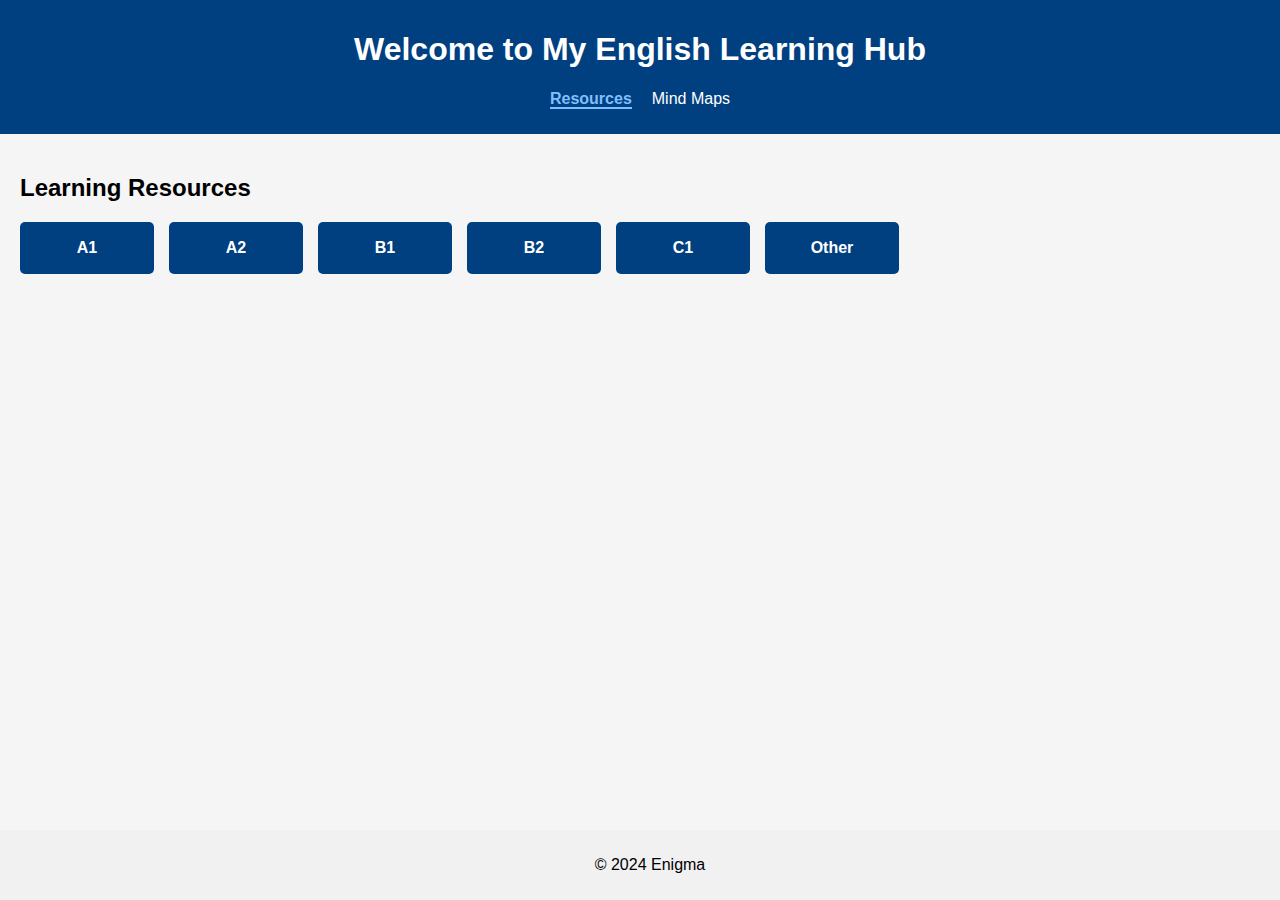
<file: index.html>
<!DOCTYPE html>
<html lang="en">
  <head>
    <script src="https://d3js.org/d3.v7.min.js"></script>

    <meta charset="UTF-8" />
    <meta name="viewport" content="width=device-width, initial-scale=1.0" />
    <title>English Learning Resource</title>
    <link rel="stylesheet" href="./style.css" />
  </head>
  <body>
    <header>
      <h1>Welcome to My English Learning Hub</h1>
      <nav>
        <ul>
          <li><a href="#" data-target="resources">Resources</a></li>
          <li><a href="#" data-target="mind-maps">Mind Maps</a></li>
        </ul>
      </nav>
    </header>

    <main>
      <!-- Resources -->
      <section id="resources">
        <h2>Learning Resources</h2>
        <div class="resource-tiles">
          <div class="tile" data-level="A1">A1</div>
          <div class="tile" data-level="A2">A2</div>
          <div class="tile" data-level="B1">B1</div>
          <div class="tile" data-level="B2">B2</div>
          <div class="tile" data-level="C1">C1</div>
          <div class="tile" data-level="other">Other</div>
        </div>
        <!-- Dropdown Lists -->
        <div class="dropdown-container">
          <!-- A1 Grammar Topics -->
          <div class="dropdown" id="A1">
            <h3>A1 Grammar Topics</h3>
            <ul>
              <li>Present Simple</li>
              <li>Past Simple</li>
              <li>Basic Vocabulary</li>
            </ul>
          </div>
          <!-- A2 Grammar Topics -->
          <div class="dropdown" id="A2">
            <h3>A2 Grammar Topics</h3>
            <ul>
              <li>
                <a href="articles/present-continuous.html" target="_self"
                  >Present Continuous</a
                >
              </li>
              <li>Future Simple</li>
              <li>Modals</li>
            </ul>
          </div>
          <!-- B1 Grammar Topics -->
          <div class="dropdown" id="B1">
            <h3>B1 Grammar Topics</h3>
            <ul>
              <li>Conditionals (Type 1)</li>
              <li>Passive Voice</li>
            </ul>
          </div>
          <!-- B2 Grammar Topics -->
          <div class="dropdown" id="B2">
            <h3>B2 Grammar Topics</h3>
            <ul>
              <li>
                <a href="./articles/2-and-3-conditionals.html" target="_self"
                  >Як зрозуміти 2 та 3 conditionals</a
                >
              </li>
              <li>
                <a
                  href="./articles/Would-rather-&-Had-better/would-rather-and-had-better.html"
                  >Would rather and Had better</a
                >
              </li>
              <li>Advanced Phrasal Verbs</li>
            </ul>
          </div>
          <!-- C1 Grammar Topics -->
          <div class="dropdown" id="C1">
            <h3>C1 Grammar Topics</h3>
            <ul>
              <li>Subjunctive Mood</li>
              <li>Advanced Conditionals</li>
              <li>Formal Writing</li>
            </ul>
          </div>
          <!-- Other Topics -->
          <div class="dropdown" id="other">
            <h3>Other Grammar Topics</h3>
            <ul>
              <li>
                <a
                  href="./articles/Interactive-table/interactive-table.html"
                  target="_self"
                  >Інтерактивна таблиця</a
                >
              </li>
            </ul>
          </div>
        </div>
      </section>

      <!-- Mind Maps -->
      <section id="mind-maps">
        <h2>Mind Maps</h2>
        <p>Mind mapping tool coming soon...</p>
      </section>
    </main>

    <footer>
      <p>&copy; 2024 Enigma</p>
    </footer>

    <script src="./script.js"></script>
  </body>
</html>
</file>
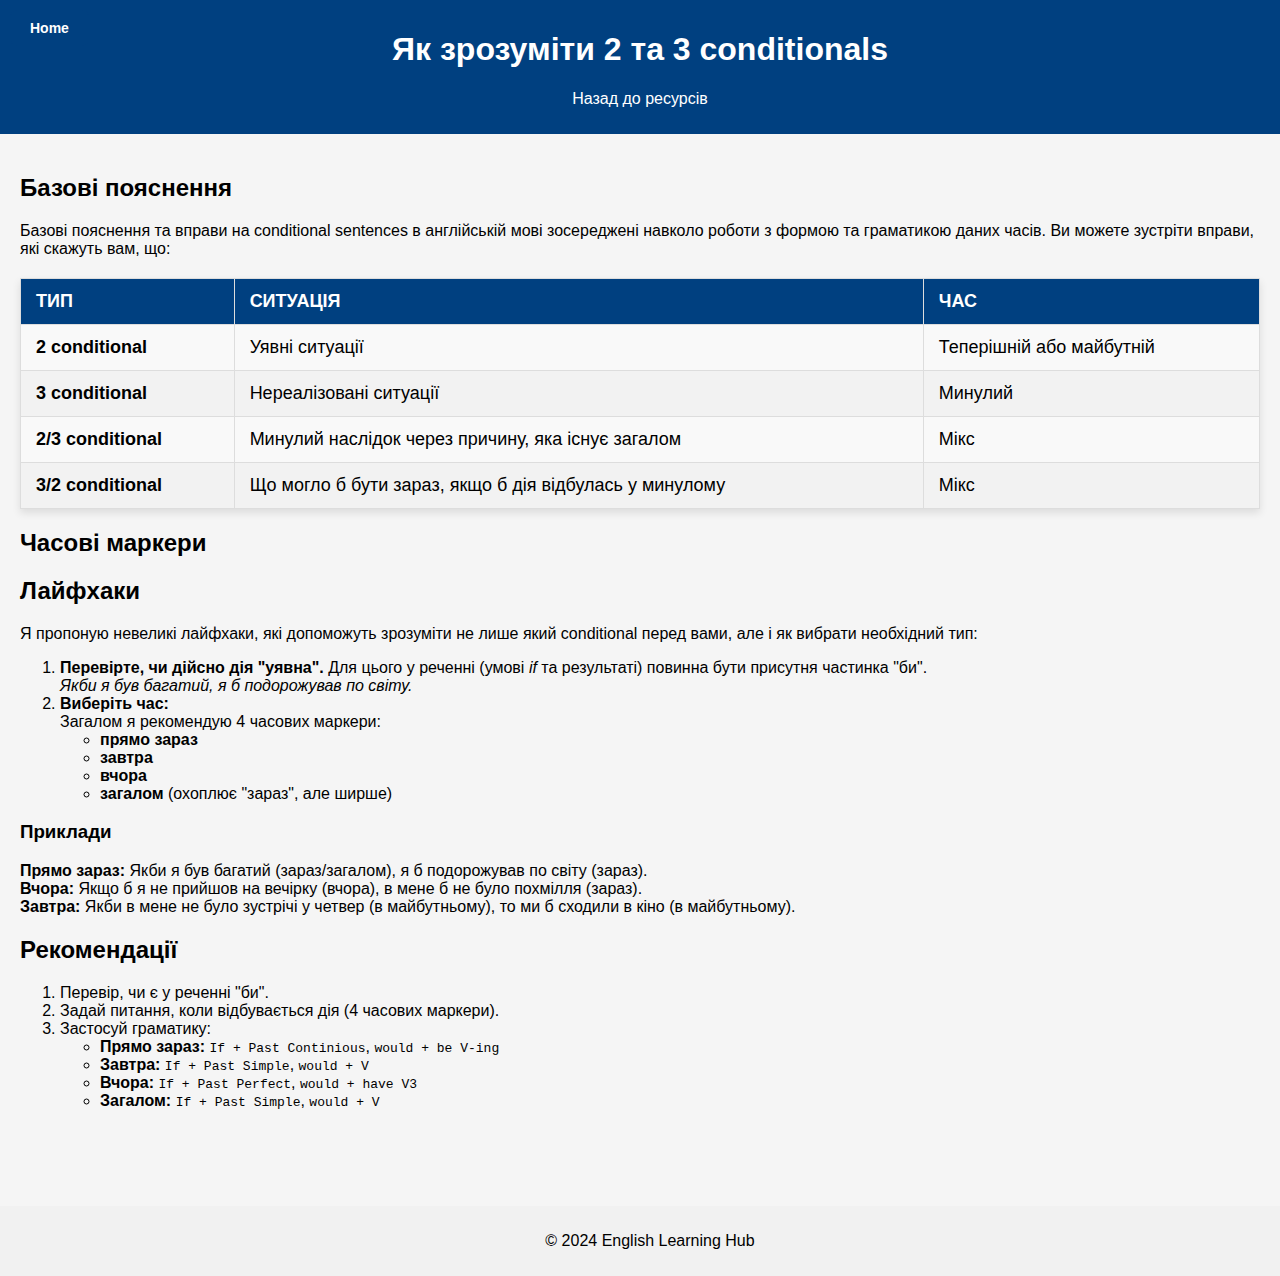
<file: articles/2-and-3-conditionals.html>
<!DOCTYPE html>
<html lang="uk">
  <head>
    <meta charset="UTF-8" />
    <meta name="viewport" content="width=device-width, initial-scale=1.0" />
    <title>Як зрозуміти 2 та 3 conditionals</title>
    <link rel="stylesheet" href="../style.css" />
    <script src="https://d3js.org/d3.v7.min.js"></script>
  </head>
  <body>
    <!-- Button Home -->
    <a href="../index.html" class="home-button">Home</a>

    <header>
      <h1>Як зрозуміти 2 та 3 conditionals</h1>
      <nav>
        <ul>
          <li>
            <a href="../index.html" data-target="resources"
              >Назад до ресурсів</a
            >
          </li>
        </ul>
      </nav>
    </header>
    <main>
      <article>
        <h2>Базові пояснення</h2>
        <p>
          Базові пояснення та вправи на conditional sentences в англійській мові
          зосереджені навколо роботи з формою та граматикою даних часів. Ви
          можете зустріти вправи, які скажуть вам, що:
        </p>
        <table>
          <thead>
            <tr>
              <th>Тип</th>
              <th>Ситуація</th>
              <th>Час</th>
            </tr>
          </thead>
          <tbody>
            <tr>
              <td><strong>2 conditional</strong></td>
              <td>Уявні ситуації</td>
              <td>Теперішній або майбутній</td>
            </tr>
            <tr>
              <td><strong>3 conditional</strong></td>
              <td>Нереалізовані ситуації</td>
              <td>Минулий</td>
            </tr>
            <tr>
              <td><strong>2/3 conditional</strong></td>
              <td>Минулий наслідок через причину, яка існує загалом</td>
              <td>Мікс</td>
            </tr>
            <tr>
              <td><strong>3/2 conditional</strong></td>
              <td>Що могло б бути зараз, якщо б дія відбулась у минулому</td>
              <td>Мікс</td>
            </tr>
          </tbody>
        </table>

        <h2>Часові маркери</h2>
        <div id="timeline"></div>
        <script src="../timeline.js"></script>

        <h2>Лайфхаки</h2>
        <p>
          Я пропоную невеликі лайфхаки, які допоможуть зрозуміти не лише який
          conditional перед вами, але і як вибрати необхідний тип:
        </p>
        <ol>
          <li>
            <strong>Перевірте, чи дійсно дія "уявна".</strong> Для цього у
            реченні (умові <em>if</em> та результаті) повинна бути присутня
            частинка "би".<br />
            <em>Якби я був багатий, я б подорожував по світу.</em>
          </li>
          <li>
            <strong>Виберіть час:</strong><br />
            Загалом я рекомендую 4 часових маркери:
            <ul>
              <li><strong>прямо зараз</strong></li>
              <li><strong>завтра</strong></li>
              <li><strong>вчора</strong></li>
              <li><strong>загалом</strong> (охоплює "зараз", але ширше)</li>
            </ul>
          </li>
        </ol>
        <h3>Приклади</h3>
        <p>
          <strong>Прямо зараз:</strong> Якби я був багатий (зараз/загалом), я б
          подорожував по світу (зараз).<br />
          <strong>Вчора:</strong> Якщо б я не прийшов на вечірку (вчора), в мене
          б не було похмілля (зараз).<br />
          <strong>Завтра:</strong> Якби в мене не було зустрічі у четвер (в
          майбутньому), то ми б сходили в кіно (в майбутньому).
        </p>
        <h2>Рекомендації</h2>
        <ol>
          <li>Перевір, чи є у реченні "би".</li>
          <li>Задай питання, коли відбувається дія (4 часових маркери).</li>
          <li>
            Застосуй граматику:
            <ul>
              <li>
                <strong>Прямо зараз:</strong> <code>If + Past Continious</code>,
                <code>would + be V-ing</code>
              </li>
              <li>
                <strong>Завтра:</strong> <code>If + Past Simple</code>,
                <code>would + V</code>
              </li>
              <li>
                <strong>Вчора:</strong> <code>If + Past Perfect</code>,
                <code>would + have V3</code>
              </li>
              <li>
                <strong>Загалом:</strong> <code>If + Past Simple</code>,
                <code>would + V</code>
              </li>
            </ul>
          </li>
        </ol>
      </article>
    </main>
    <footer>
      <p>&copy; 2024 English Learning Hub</p>
    </footer>
  </body>
</html>
</file>
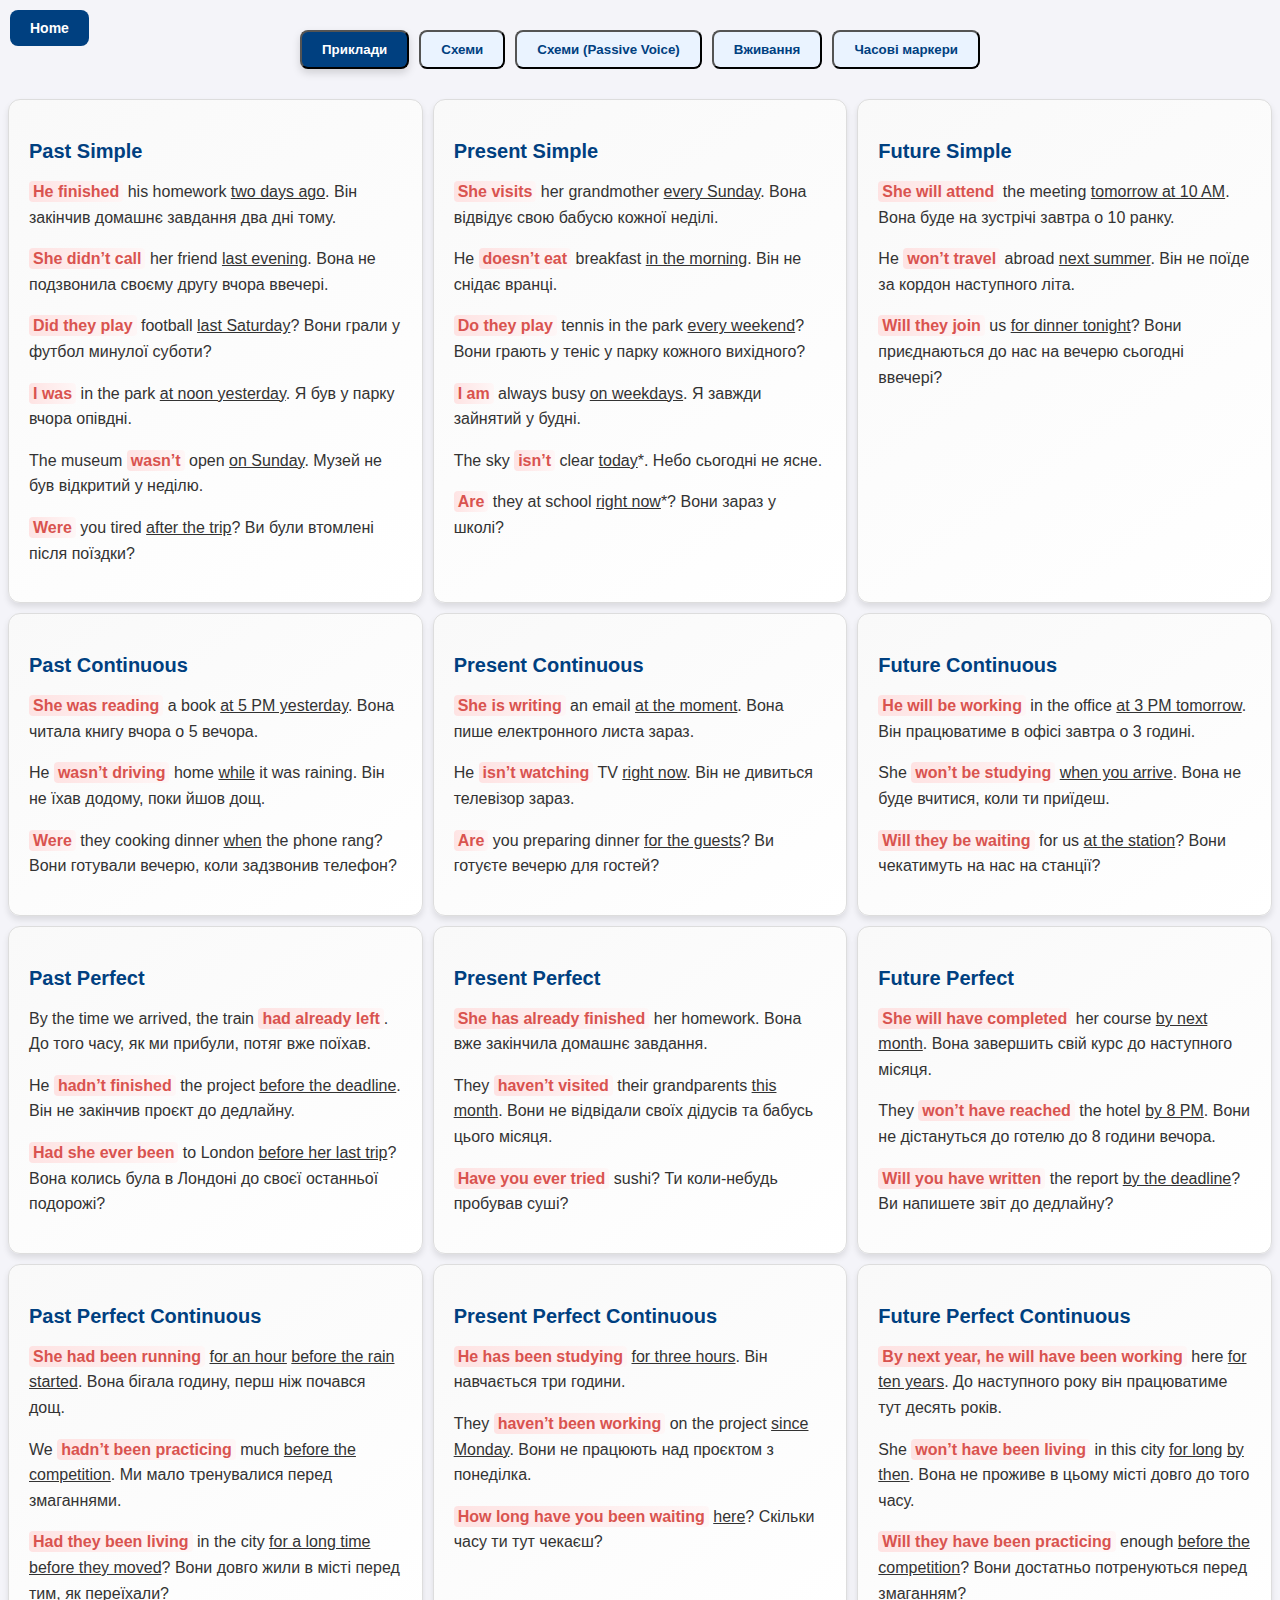
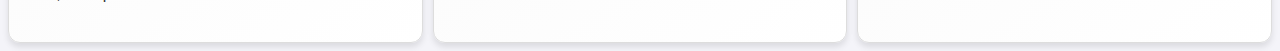
<file: articles/Interactive-table/interactive-table.html>
<!DOCTYPE html>
<html lang="uk">
  <head>
    <meta charset="UTF-8" />
    <meta name="viewport" content="width=device-width, initial-scale=1.0" />
    <title>Interactive Table</title>
    <link rel="stylesheet" href="./interactive-table.css" />
  </head>
  <body>
    <!-- Button Home -->
    <a href="../../index.html" class="home-button">Home</a>

    <!-- Nav Tabs -->
    <div class="tab-container">
      <button class="tab active" data-target="examples">Приклади</button>
      <button class="tab" data-target="schemes">Схеми</button>
      <button class="tab" data-target="passive-voice">
        Схеми (Passive Voice)
      </button>
      <button class="tab" data-target="usage">Вживання</button>
      <button class="tab" data-target="time-markers">Часові маркери</button>
    </div>
    <!-- Examples -->
    <div id="examples" class="content active">
      <div class="table-container">
        <!-- Simple Tenses -->
        <div class="table-section">
          <h3>Past Simple</h3>
          <p>
            <span class="highlight">He finished</span> his homework
            <u>two days ago</u>. Він закінчив домашнє завдання два дні тому.
          </p>
          <p>
            <span class="highlight">She didn’t call</span> her friend
            <u>last evening</u>. Вона не подзвонила своєму другу вчора ввечері.
          </p>
          <p>
            <span class="highlight">Did they play</span> football
            <u>last Saturday</u>? Вони грали у футбол минулої суботи?
          </p>
          <p>
            <span class="highlight">I was</span> in the park
            <u>at noon yesterday</u>. Я був у парку вчора опівдні.
          </p>
          <p>
            The museum <span class="highlight">wasn’t</span> open
            <u>on Sunday</u>. Музей не був відкритий у неділю.
          </p>
          <p>
            <span class="highlight">Were</span> you tired <u>after the trip</u>?
            Ви були втомлені після поїздки?
          </p>
        </div>
        <div class="table-section">
          <h3>Present Simple</h3>
          <p>
            <span class="highlight">She visits</span> her grandmother
            <u>every Sunday</u>. Вона відвідує свою бабусю кожної неділі.
          </p>
          <p>
            He <span class="highlight">doesn’t eat</span> breakfast
            <u>in the morning</u>. Він не снідає вранці.
          </p>
          <p>
            <span class="highlight">Do they play</span> tennis in the park
            <u>every weekend</u>? Вони грають у теніс у парку кожного вихідного?
          </p>
          <p>
            <span class="highlight">I am</span> always busy <u>on weekdays</u>.
            Я завжди зайнятий у будні.
          </p>
          <p>
            The sky <span class="highlight">isn’t</span> clear <u>today</u>*.
            Небо сьогодні не ясне.
          </p>
          <p>
            <span class="highlight">Are</span> they at school <u>right now</u>*?
            Вони зараз у школі?
          </p>
        </div>
        <div class="table-section">
          <h3>Future Simple</h3>
          <p>
            <span class="highlight">She will attend</span> the meeting
            <u>tomorrow at 10 AM</u>. Вона буде на зустрічі завтра о 10 ранку.
          </p>
          <p>
            He <span class="highlight">won’t travel</span> abroad
            <u>next summer</u>. Він не поїде за кордон наступного літа.
          </p>
          <p>
            <span class="highlight">Will they join</span> us
            <u>for dinner tonight</u>? Вони приєднаються до нас на вечерю
            сьогодні ввечері?
          </p>
        </div>

        <!-- Continuous Tenses -->
        <div class="table-section">
          <h3>Past Continuous</h3>
          <p>
            <span class="highlight">She was reading</span> a book
            <u>at 5 PM yesterday</u>. Вона читала книгу вчора о 5 вечора.
          </p>
          <p>
            He <span class="highlight">wasn’t driving</span> home
            <u>while</u> it was raining. Він не їхав додому, поки йшов дощ.
          </p>
          <p>
            <span class="highlight">Were</span> they cooking dinner
            <u>when</u> the phone rang? Вони готували вечерю, коли задзвонив
            телефон?
          </p>
        </div>
        <div class="table-section">
          <h3>Present Continuous</h3>
          <p>
            <span class="highlight">She is writing</span> an email
            <u>at the moment</u>. Вона пише електронного листа зараз.
          </p>
          <p>
            He <span class="highlight">isn’t watching</span> TV
            <u>right now</u>. Він не дивиться телевізор зараз.
          </p>
          <p>
            <span class="highlight">Are</span> you preparing dinner
            <u>for the guests</u>? Ви готуєте вечерю для гостей?
          </p>
        </div>
        <div class="table-section">
          <h3>Future Continuous</h3>
          <p>
            <span class="highlight">He will be working</span> in the office
            <u>at 3 PM tomorrow</u>. Він працюватиме в офісі завтра о 3 годині.
          </p>
          <p>
            She <span class="highlight">won’t be studying</span>
            <u>when you arrive</u>. Вона не буде вчитися, коли ти приїдеш.
          </p>
          <p>
            <span class="highlight">Will they be waiting</span> for us
            <u>at the station</u>? Вони чекатимуть на нас на станції?
          </p>
        </div>

        <!-- Perfect Tenses -->
        <div class="table-section">
          <h3>Past Perfect</h3>
          <p>
            By the time we arrived, the train
            <span class="highlight">had already left</span>. До того часу, як ми
            прибули, потяг вже поїхав.
          </p>
          <p>
            He <span class="highlight">hadn’t finished</span> the project
            <u>before the deadline</u>. Він не закінчив проєкт до дедлайну.
          </p>
          <p>
            <span class="highlight">Had she ever been</span> to London
            <u>before her last trip</u>? Вона колись була в Лондоні до своєї
            останньої подорожі?
          </p>
        </div>
        <div class="table-section">
          <h3>Present Perfect</h3>
          <p>
            <span class="highlight">She has already finished</span> her
            homework. Вона вже закінчила домашнє завдання.
          </p>
          <p>
            They <span class="highlight">haven’t visited</span> their
            grandparents <u>this month</u>. Вони не відвідали своїх дідусів та
            бабусь цього місяця.
          </p>
          <p>
            <span class="highlight">Have you ever tried</span> sushi? Ти
            коли-небудь пробував суші?
          </p>
        </div>
        <div class="table-section">
          <h3>Future Perfect</h3>
          <p>
            <span class="highlight">She will have completed</span> her course
            <u>by next month</u>. Вона завершить свій курс до наступного місяця.
          </p>
          <p>
            They <span class="highlight">won’t have reached</span> the hotel
            <u>by 8 PM</u>. Вони не дістануться до готелю до 8 години вечора.
          </p>
          <p>
            <span class="highlight">Will you have written</span> the report
            <u>by the deadline</u>? Ви напишете звіт до дедлайну?
          </p>
        </div>

        <!-- Perfect Continuous Tenses -->
        <div class="table-section">
          <h3>Past Perfect Continuous</h3>
          <p>
            <span class="highlight">She had been running</span>
            <u>for an hour</u> <u>before the rain started</u>. Вона бігала
            годину, перш ніж почався дощ.
          </p>
          <p>
            We <span class="highlight">hadn’t been practicing</span> much
            <u>before the competition</u>. Ми мало тренувалися перед змаганнями.
          </p>
          <p>
            <span class="highlight">Had they been living</span> in the city
            <u>for a long time</u> <u>before they moved</u>? Вони довго жили в
            місті перед тим, як переїхали?
          </p>
        </div>
        <div class="table-section">
          <h3>Present Perfect Continuous</h3>
          <p>
            <span class="highlight">He has been studying</span>
            <u>for three hours</u>. Він навчається три години.
          </p>
          <p>
            They <span class="highlight">haven’t been working</span> on the
            project <u>since Monday</u>. Вони не працюють над проєктом з
            понеділка.
          </p>
          <p>
            <span class="highlight">How long have you been waiting</span>
            <u>here</u>? Скільки часу ти тут чекаєш?
          </p>
        </div>
        <div class="table-section">
          <h3>Future Perfect Continuous</h3>
          <p>
            <span class="highlight"
              >By next year, he will have been working</span
            >
            here <u>for ten years</u>. До наступного року він працюватиме тут
            десять років.
          </p>
          <p>
            She <span class="highlight">won’t have been living</span> in this
            city <u>for long</u> <u>by then</u>. Вона не проживе в цьому місті
            довго до того часу.
          </p>
          <p>
            <span class="highlight">Will they have been practicing</span> enough
            <u>before the competition</u>? Вони достатньо потренуються перед
            змаганням?
          </p>
        </div>
      </div>
    </div>

    <!-- Schemes -->
    <div id="schemes" class="content">
      <div class="table-container">
        <!-- Simple Tenses -->
        <div class="table-section">
          <h3>Past Simple</h3>
          <p><strong>Regular Verbs:</strong></p>
          <p>👤 + <span class="highlight">Ved</span> + ...</p>
          <p>👤 + <span class="highlight">didn't</span> + V + ...</p>
          <p><span class="highlight">Did</span> + 👤 + V + ...?</p>
          <p><strong>'To Be' Form:</strong></p>
          <p>👤 + <span class="highlight">was/were</span> + ...</p>
          <p>👤 + <span class="highlight">wasn't/weren't</span> + ...</p>
          <p><span class="highlight">Was/Were</span> + 👤 + ...?</p>
        </div>
        <div class="table-section">
          <h3>Present Simple</h3>
          <p><strong>Regular Verbs:</strong></p>
          <p>👤 + <span class="highlight">Vs</span> + ...</p>
          <p>👤 + <span class="highlight">don't/doesn't</span> + V + ...</p>
          <p><span class="highlight">Do/Does</span> + 👤 + V + ...?</p>
          <p><strong>'To Be' Form:</strong></p>
          <p>👤 + <span class="highlight">am/is/are</span> + ...</p>
          <p>👤 + <span class="highlight">am not/isn't/aren't</span> + ...</p>
          <p><span class="highlight">Am/Is/Are</span> + 👤 + ...?</p>
        </div>
        <div class="table-section">
          <h3>Future Simple</h3>
          <p>👤 + <span class="highlight">will</span> + V + ...</p>
          <p>👤 + <span class="highlight">won't</span> + V + ...</p>
          <p><span class="highlight">Will</span> + 👤 + V + ...?</p>
        </div>

        <!-- Continuous Tenses -->
        <div class="table-section">
          <h3>Past Continuous</h3>
          <p>👤 + <span class="highlight">was/were</span> + V-ing + ...</p>
          <p>
            👤 + <span class="highlight">wasn't/weren't</span> + V-ing + ...
          </p>
          <p><span class="highlight">Was/Were</span> + 👤 + V-ing + ...?</p>
        </div>
        <div class="table-section">
          <h3>Present Continuous</h3>
          <p>👤 + <span class="highlight">am/is/are</span> + V-ing + ...</p>
          <p>
            👤 + <span class="highlight">am not/isn't/aren't</span> + V-ing +
            ...
          </p>
          <p><span class="highlight">Am/Is/Are</span> + 👤 + V-ing + ...?</p>
        </div>
        <div class="table-section">
          <h3>Future Continuous</h3>
          <p>👤 + <span class="highlight">will be</span> + V-ing + ...</p>
          <p>👤 + <span class="highlight">won't be</span> + V-ing + ...</p>
          <p><span class="highlight">Will</span> + 👤 + be + V-ing + ...?</p>
        </div>

        <!-- Perfect Tenses -->
        <div class="table-section">
          <h3>Past Perfect</h3>
          <p>👤 + <span class="highlight">had</span> + V3 + ...</p>
          <p>👤 + <span class="highlight">hadn't</span> + V3 + ...</p>
          <p><span class="highlight">Had</span> + 👤 + V3 + ...?</p>
        </div>
        <div class="table-section">
          <h3>Present Perfect</h3>
          <p>👤 + <span class="highlight">has/have</span> + V3 + ...</p>
          <p>👤 + <span class="highlight">hasn't/haven't</span> + V3 + ...</p>
          <p><span class="highlight">Has/Have</span> + 👤 + V3 + ...?</p>
        </div>
        <div class="table-section">
          <h3>Future Perfect</h3>
          <p>👤 + <span class="highlight">will have</span> + V3 + ...</p>
          <p>👤 + <span class="highlight">won't have</span> + V3 + ...</p>
          <p><span class="highlight">Will</span> + 👤 + have + V3 + ...?</p>
        </div>

        <!-- Perfect Continuous Tenses -->
        <div class="table-section">
          <h3>Past Perfect Continuous</h3>
          <p>👤 + <span class="highlight">had been</span> + V-ing + ...</p>
          <p>👤 + <span class="highlight">hadn't been</span> + V-ing + ...</p>
          <p><span class="highlight">Had</span> + 👤 + been + V-ing + ...?</p>
        </div>
        <div class="table-section">
          <h3>Present Perfect Continuous</h3>
          <p>👤 + <span class="highlight">has/have been</span> + V-ing + ...</p>
          <p>
            👤 + <span class="highlight">hasn't/haven't been</span> + V-ing +
            ...
          </p>
          <p>
            <span class="highlight">Has/Have</span> + 👤 + been + V-ing + ...?
          </p>
        </div>
        <div class="table-section">
          <h3>Future Perfect Continuous</h3>
          <p>
            👤 + <span class="highlight">will have been</span> + V-ing + ...
          </p>
          <p>
            👤 + <span class="highlight">won't have been</span> + V-ing + ...
          </p>
          <p>
            <span class="highlight">Will</span> + 👤 + have been + V-ing + ...?
          </p>
        </div>
      </div>
    </div>

    <!-- Passive voice -->
    <div id="passive-voice" class="content">
      <div class="table-container">
        <!-- Past Simple -->
        <div class="table-section">
          <h3>Past Simple Passive</h3>
          <p>👤 + <span class="highlight2">was/were + V3</span> + ...</p>
          <p>👤 + <span class="highlight2">wasn't/weren't + V3</span> + ...</p>
          <p>
            <span class="highlight2">Was/Were</span> + 👤 +
            <span class="highlight2">V3</span> + ...?
          </p>
        </div>

        <!-- Present Simple -->
        <div class="table-section">
          <h3>Present Simple Passive</h3>
          <p>👤 + <span class="highlight2">is/am/are + V3</span> + ...</p>
          <p>👤 + <span class="highlight2">isn't/aren't + V3</span> + ...</p>
          <p>
            <span class="highlight2">Is/Am/Are</span> + 👤 +
            <span class="highlight2">V3</span> + ...?
          </p>
        </div>

        <!-- Future Simple -->
        <div class="table-section">
          <h3>Future Simple Passive</h3>
          <p>👤 + <span class="highlight2">will be + V3</span> + ...</p>
          <p>👤 + <span class="highlight2">won't be + V3</span> + ...</p>
          <p>
            <span class="highlight2">Will</span> + 👤 +
            <span class="highlight2">be + V3</span> + ...?
          </p>
        </div>

        <!-- Past Continuous -->
        <div class="table-section">
          <h3>Past Continuous Passive</h3>
          <p>👤 + <span class="highlight2">was/were being + V3</span> + ...</p>
          <p>
            👤 + <span class="highlight2">wasn't/weren't being + V3</span> + ...
          </p>
          <p>
            <span class="highlight2">Was/Were</span> + 👤 +
            <span class="highlight2">being + V3</span> + ...?
          </p>
        </div>

        <!-- Present Continuous -->
        <div class="table-section">
          <h3>Present Continuous Passive</h3>
          <p>👤 + <span class="highlight2">is/am/are being + V3</span> + ...</p>
          <p>
            👤 + <span class="highlight2">isn't/aren't being + V3</span> + ...
          </p>
          <p>
            <span class="highlight2">Is/Am/Are</span> + 👤 +
            <span class="highlight2">being + V3</span> + ...?
          </p>
        </div>

        <!-- Future Continuous -->
        <div class="table-section">
          <h3>Future Continuous Passive</h3>
          <p><em>(Not commonly used in English)</em></p>
        </div>

        <!-- Past Perfect -->
        <div class="table-section">
          <h3>Past Perfect Passive</h3>
          <p>👤 + <span class="highlight2">had been + V3</span> + ...</p>
          <p>👤 + <span class="highlight2">hadn't been + V3</span> + ...</p>
          <p>
            <span class="highlight2">Had</span> + 👤 +
            <span class="highlight2">been + V3</span> + ...?
          </p>
        </div>

        <!-- Present Perfect -->
        <div class="table-section">
          <h3>Present Perfect Passive</h3>
          <p>👤 + <span class="highlight2">has/have been + V3</span> + ...</p>
          <p>
            👤 + <span class="highlight2">hasn't/haven't been + V3</span> + ...
          </p>
          <p>
            <span class="highlight2">Has/Have</span> + 👤 +
            <span class="highlight2">been + V3</span> + ...?
          </p>
        </div>

        <!-- Future Perfect -->
        <div class="table-section">
          <h3>Future Perfect Passive</h3>
          <p>👤 + <span class="highlight2">will have been + V3</span> + ...</p>
          <p>👤 + <span class="highlight2">won't have been + V3</span> + ...</p>
          <p>
            <span class="highlight2">Will</span> + 👤 +
            <span class="highlight2">have been + V3</span> + ...?
          </p>
        </div>
      </div>
    </div>

    <!-- Usage -->
    <div id="usage" class="content">
      <div class="table-container">
        <!-- Simple Tenses -->
        <div class="table-section">
          <h3>Past Simple</h3>
          <p>Дії, які відбулися один раз або регулярно в минулому.</p>
        </div>
        <div class="table-section">
          <h3>Present Simple</h3>
          <p>Дії, які відбуваються регулярно або є універсальною істиною.</p>
        </div>
        <div class="table-section">
          <h3>Future Simple</h3>
          <p>Дії, які відбудуться в майбутньому.</p>
        </div>

        <!-- Continuous Tenses -->
        <div class="table-section">
          <h3>Past Continuous</h3>
          <p>Дії, які тривали в певний момент у минулому.</p>
        </div>
        <div class="table-section">
          <h3>Present Continuous</h3>
          <p>Дії, які тривають зараз.</p>
        </div>
        <div class="table-section">
          <h3>Future Continuous</h3>
          <p>Дії, які будуть тривати у визначений момент у майбутньому.</p>
        </div>

        <!-- Perfect Tenses -->
        <div class="table-section">
          <h3>Past Perfect</h3>
          <p>Дії, які були завершені до іншої дії в минулому.</p>
        </div>
        <div class="table-section">
          <h3>Present Perfect</h3>
          <p>
            Дії, які завершені в невизначений час або мають значення для
            теперішнього.
          </p>
        </div>
        <div class="table-section">
          <h3>Future Perfect</h3>
          <p>Дії, які будуть завершені до певного моменту в майбутньому.</p>
        </div>

        <!-- Perfect Continuous Tenses -->
        <div class="table-section">
          <h3>Past Perfect Continuous</h3>
          <p>Дії, які тривали перед іншою дією в минулому.</p>
        </div>
        <div class="table-section">
          <h3>Present Perfect Continuous</h3>
          <p>Дії, які почалися в минулому та тривають до теперішнього.</p>
        </div>
        <div class="table-section">
          <h3>Future Perfect Continuous</h3>
          <p>Дії, які триватимуть до визначеного моменту в майбутньому.</p>
        </div>
      </div>
    </div>

    <!-- Time markers -->
    <div id="time-markers" class="content">
      <div class="table-container">
        <div class="table-section">
          <h3>Past Simple</h3>
          <p>
            <span class="highlight2">Yesterday</span>,
            <span class="highlight2">last week</span>,
            <span class="highlight2">a month ago</span>,
            <span class="highlight2">in 1995</span>,
            <span class="highlight2">two days ago</span>
          </p>
        </div>
        <div class="table-section">
          <h3>Present Simple</h3>
          <p>
            <span class="highlight2">Every day</span>,
            <span class="highlight2">always</span>,
            <span class="highlight2">usually</span>,
            <span class="highlight2">sometimes</span>,
            <span class="highlight2">rarely</span>,
            <span class="highlight2">never</span>
          </p>
        </div>
        <div class="table-section">
          <h3>Future Simple</h3>
          <p>
            <span class="highlight2">Tomorrow</span>,
            <span class="highlight2">next week</span>,
            <span class="highlight2">in a year</span>,
            <span class="highlight2">soon</span>,
            <span class="highlight2">someday</span>
          </p>
        </div>
        <div class="table-section">
          <h3>Past Continuous</h3>
          <p>
            <span class="highlight2">While</span>,
            <span class="highlight2">at that moment</span>,
            <span class="highlight2">all day yesterday</span>,
            <span class="highlight2">from 3 PM to 4 PM</span>
          </p>
        </div>
        <div class="table-section">
          <h3>Present Continuous</h3>
          <p>
            <span class="highlight2">Right now</span>,
            <span class="highlight2">currently</span>,
            <span class="highlight2">at the moment</span>,
            <span class="highlight2">this week</span>
          </p>
        </div>
        <div class="table-section">
          <h3>Future Continuous</h3>
          <p>
            <span class="highlight2">This time tomorrow</span>,
            <span class="highlight2">in two hours</span>,
            <span class="highlight2">at 5 PM tomorrow</span>
          </p>
        </div>
        <div class="table-section">
          <h3>Past Perfect</h3>
          <p>
            <span class="highlight2">Before</span>,
            <span class="highlight2">by the time</span>,
            <span class="highlight2">already</span>,
            <span class="highlight2">until then</span>
          </p>
        </div>
        <div class="table-section">
          <h3>Present Perfect</h3>
          <p>
            <span class="highlight2">Already</span>,
            <span class="highlight2">yet</span>,
            <span class="highlight2">so far</span>,
            <span class="highlight2">since</span>,
            <span class="highlight2">for</span>
          </p>
        </div>
        <div class="table-section">
          <h3>Future Perfect</h3>
          <p>
            <span class="highlight2">By tomorrow</span>,
            <span class="highlight2">by next week</span>,
            <span class="highlight2">in five years</span>,
            <span class="highlight2">by the time</span>
          </p>
        </div>
        <div class="table-section">
          <h3>Past Perfect Continuous</h3>
          <p>
            <span class="highlight2">For two hours</span>,
            <span class="highlight2">before</span>,
            <span class="highlight2">until then</span>,
            <span class="highlight2">since morning</span>
          </p>
        </div>
        <div class="table-section">
          <h3>Present Perfect Continuous</h3>
          <p>
            <span class="highlight2">For two hours</span>,
            <span class="highlight2">since morning</span>,
            <span class="highlight2">all day</span>,
            <span class="highlight2">lately</span>
          </p>
        </div>
        <div class="table-section">
          <h3>Future Perfect Continuous</h3>
          <p>
            <span class="highlight2">For three hours</span>,
            <span class="highlight2">by the time</span>,
            <span class="highlight2">since morning</span>
          </p>
        </div>
      </div>
    </div>

    <script src="./interactive-table.js"></script>
  </body>
</html>
</file>
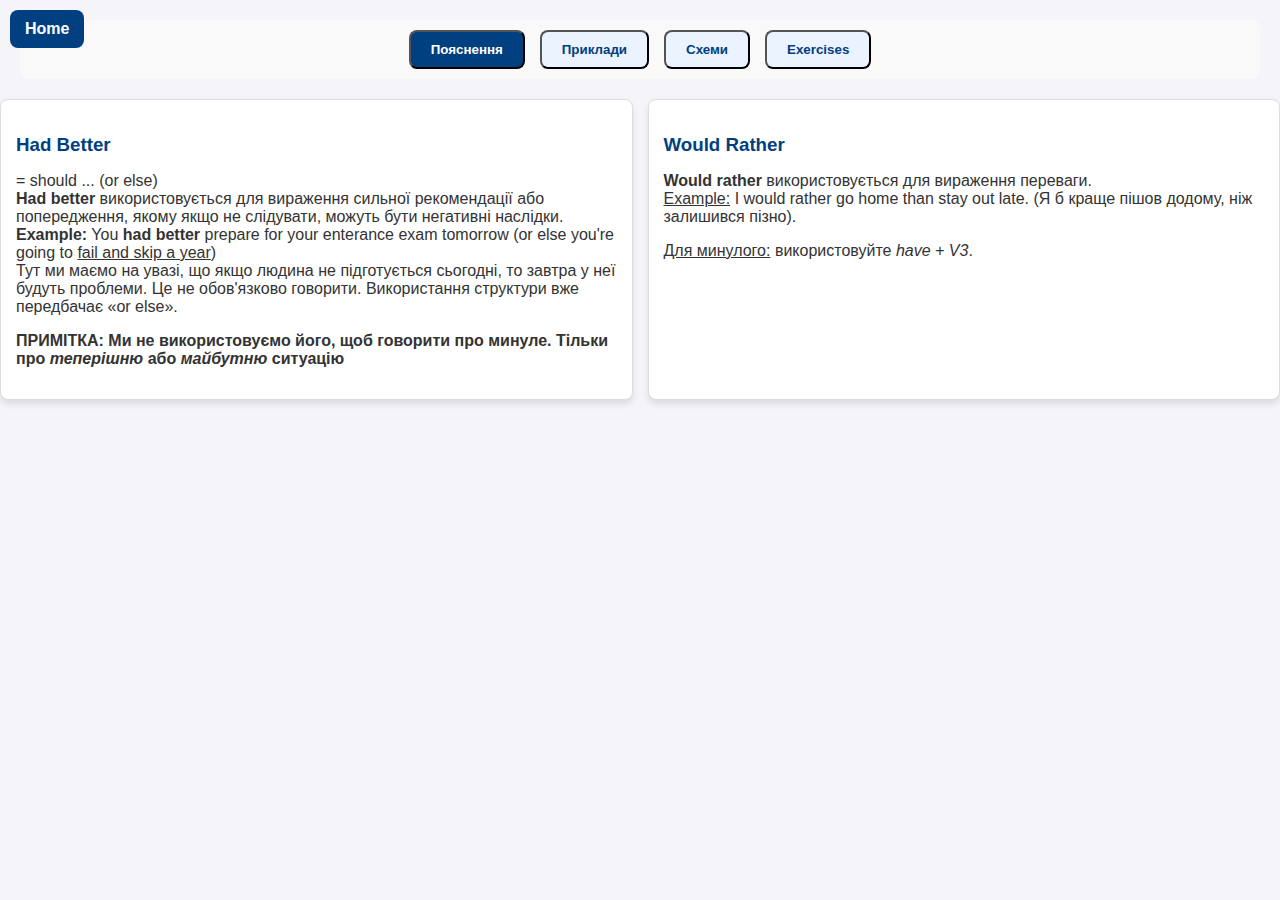
<file: articles/Would-rather-&-Had-better/would-rather-and-had-better.html>
<!DOCTYPE html>
<html lang="uk">
  <head>
    <meta charset="UTF-8" />
    <meta name="viewport" content="width=device-width, initial-scale=1.0" />
    <title>Would Rather vs Had Better</title>
    <link rel="stylesheet" href="./would-rather-and-had-better.css" />
  </head>
  <body>
    <!-- Home Button -->
    <a href="../../index.html" class="home-button">Home</a>

    <!-- Tab Navigation -->
    <div class="tab-container">
      <button class="tab active" data-target="explanation">Пояснення</button>
      <button class="tab" data-target="examples">Приклади</button>
      <button class="tab" data-target="structure">Схеми</button>
      <button class="tab" data-target="exercises">Exercises</button>
    </div>

    <!-- Content: Explanation -->
    <div id="explanation" class="content active">
      <div class="table-container">
        <div class="table-section">
          <h3>Had Better</h3>
          <p>
            = should ... (or else) <br />
            <strong>Had better</strong> використовується для вираження сильної
            рекомендації або попередження, якому якщо не слідувати, можуть бути
            негативні наслідки. <br />
            <strong>Example:</strong> You <strong>had better</strong> prepare
            for your enterance exam tomorrow (or else you're going to
            <u>fail and skip a year</u>) <br />
            Тут ми маємо на увазі, що якщо людина не підготується сьогодні, то
            завтра у неї будуть проблеми. Це не обов'язково говорити.
            Використання структури вже передбачає «or else».
          </p>
          <p>
            <strong>
              ПРИМІТКА: Ми не використовуємо його, щоб говорити про минуле.
              Тільки про <em>теперішню</em> або <em>майбутню</em> ситуацію
            </strong>
          </p>
        </div>
        <div class="table-section">
          <h3>Would Rather</h3>
          <p>
            <strong>Would rather</strong> використовується для вираження
            переваги. <br />
            <u>Example:</u> I would rather go home than stay out late. (Я б
            краще пішов додому, ніж залишився пізно).
          </p>
          <p><u>Для минулого:</u> використовуйте <em>have + V3</em>.</p>
        </div>
      </div>
    </div>

    <!-- Content: Examples -->
    <div id="examples" class="content">
      <div class="table-container">
        <!-- Had Better -->
        <div class="table-section">
          <h3>Had Better (повинен... або наслідки)</h3>
          <p>
            <span class="highlight">You had better study</span> for the exam.
            It’s tomorrow. <br />
            Краще тобі підготуватися до іспиту. Він завтра.
          </p>
          <p>
            <span class="highlight">They had better not forget</span> the
            tickets. <br />
            Краще, щоб вони не забули квитки.
          </p>
          <p>
            <span class="highlight">Had we better call</span> a taxi? <br />
            Нам краще викликати таксі?
          </p>
        </div>

        <!-- Would Rather -->
        <div class="table-section">
          <h3>Would Rather (надання переваги)</h3>
          <p>
            <span class="highlight">I would rather read</span> a book than watch
            TV. <br />
            Я б краще почитав книгу, ніж дивився телевізор.
          </p>
          <p>
            <span class="highlight">She would rather not stay</span> out late
            tonight. <br />
            Вона б краще не залишалася допізна сьогодні.
          </p>
          <p>
            <span class="highlight">Would you rather have</span> tea or coffee?
            <br />
            Ви б краще випили чаю чи кави?
          </p>
        </div>

        <div class="table-section"></div>

        <div class="table-section">
          <h3>Would Rather (краще було мені/йому)</h3>
          <p>
            <span class="highlight">He would rather have studied</span> harder
            for the test. <br />
            Йому б краще було більше підготуватися до тесту.
          </p>
          <p>
            <span class="highlight">I would rather not have eaten</span> that
            dessert. It was too sweet. <br />
            Мені б краще було не їсти цей десерт. Він був надто солодкий.
          </p>
          <p>
            <span class="highlight">Would she rather have stayed</span> at home?
            <br />
            Вона б краще залишилася вдома?
          </p>
        </div>

        <div class="table-section"></div>

        <div class="table-section">
          <h3>Would Rather (🙅 не хотів би щоб 👨‍🦱 це робив)</h3>
          <p>
            <span class="highlight">I would rather you didn’t tell</span> anyone
            about this. <br />
            Я б краще, щоб ти нікому про це не розповідав.
          </p>
          <p>
            <span class="highlight">They would rather she left</span> early.
            <br />
            Вони б краще, щоб вона пішла раніше.
          </p>
          <p>
            <span class="highlight">Would you rather he stayed</span> home
            tonight? <br />
            Ви б краще, щоб він залишився вдома сьогодні?
          </p>
        </div>

        <div class="table-section"></div>

        <div class="table-section">
          <h3>Would Rather (краще б 👨‍🦱 цього не зробив)</h3>
          <p>
            <span class="highlight">I would rather you hadn’t taken</span> my
            car without asking. <br />
            Я б краще, щоб ти не брав мою машину без дозволу.
          </p>
          <p>
            <span class="highlight">She would rather they hadn’t been</span>
            late for the meeting. <br />
            Вона б краще, щоб вони не запізнилися на зустріч.
          </p>
          <p>
            <span class="highlight">Would he rather you hadn’t told</span> her
            about the surprise? <br />
            Він би краще, щоб ти не розповідав їй про сюрприз?
          </p>
        </div>
      </div>
    </div>

    <!-- Content: Structure -->
    <div id="structure" class="content">
      <div class="table-container">
        <!-- usage 1 -->
        <div class="table-section">
          <h3>Had Better (повинен... або наслідки)</h3>
          <p>👤 + <span class="highlight">had better</span> + base verb</p>
          <p>👤 + <span class="highlight">had better not</span> + base verb</p>
          <p>
            <span class="highlight">Had</span> + 👤 +
            <span class="highlight">better</span> + base verb?
          </p>
        </div>
        <div class="table-section">
          <h3>Would Rather (надання переваги)</h3>
          <p>👤 + <span class="highlight">would rather</span> + base verb</p>
          <p>
            👤 + <span class="highlight">would rather not</span> + base verb
          </p>
          <p>
            <span class="highlight">Would</span> + 👤 +
            <span class="highlight">rather</span> + base verb?
          </p>
        </div>
        <!-- usage 2 -->
        <div class="table-section"></div>
        <div class="table-section">
          <h3>Would Rather (краще було мені/йому)</h3>
          <p>👤 + <span class="highlight">would rather</span> + have V3</p>
          <p>👤 + <span class="highlight">would rather not</span> + have V3</p>
          <p>
            <span class="highlight">Would</span> + 👤 +
            <span class="highlight">rather</span> + have V3?
          </p>
        </div>
        <!-- usage 3 -->
        <div class="table-section"></div>
        <div class="table-section">
          <h3>Would Rather (👤 не хотів би щоб 🧑‍💼 це робив)</h3>
          <p>👤 + <span class="highlight">would rather</span> + 🧑‍💼 + V2</p>
          <p>
            👤 + <span class="highlight">would rather</span> + 🧑‍💼 + didn't V1
          </p>
          <p>
            <span class="highlight">Would</span> + 👤 +
            <span class="highlight">rather</span> + 🧑‍💼 + Past Simple?
          </p>
        </div>
        <!-- usage 4 -->
        <div class="table-section"></div>
        <div class="table-section">
          <h3>Would Rather (краще б 🧑‍💼 цього не зробив)</h3>
          <p>
            👤 + <span class="highlight">would rather</span> + 🧑‍💼 + Past Perfect
          </p>
          <p>
            👤 + <span class="highlight">would rather</span> + 🧑‍💼 + Past Perfect
          </p>
          <p>
            <span class="highlight">Would</span> + 👤 +
            <span class="highlight">rather</span> + 🧑‍💼 + Past Perfect?
          </p>
        </div>
      </div>
    </div>

    <!-- Exercises Section -->
    <div id="exercises" class="content">
      <div class="exercises-container">
        <h2 class="exercises-title">Exercises</h2>

        <!-- Easy Level -->
        <div class="exercise-section">
          <h3 class="exercise-level">Easy Level</h3>
          <ol class="exercise-list">
            <li>
              <span>You</span>
              <input type="text" class="exercise-input" />
              <span>(wear) a jacket. It's cold outside.</span>
            </li>
            <li>
              <span>I</span>
              <input type="text" class="exercise-input" />
              <span>(eat) pizza than sushi.</span>
            </li>
          </ol>
        </div>

        <!-- Hard Level -->
        <div class="exercise-section">
          <h3 class="exercise-level">Hard Level</h3>
          <ol class="exercise-list">
            <li>
              <span>I</span>
              <input type="text" class="exercise-input" />
              <span>(you/not tell) her about the surprise.</span>
            </li>
            <li>
              <span>She</span>
              <input type="text" class="exercise-input" />
              <span>(he/not drive) my car without asking.</span>
            </li>
          </ol>
        </div>
      </div>
    </div>

    <script src="./would-rather-and-had-better.js"></script>
  </body>
</html>
</file>
<file: style.css>
/* General Styles */
body {
    font-family: Arial, sans-serif;
    margin: 0;
    padding: 0;
    background-color: #f5f5f5;
    display: flex;
    flex-direction: column;
    min-height: 100vh; /* Ensure the body spans the full viewport height */
}

header {
    background-color: #004080;
    color: white;
    padding: 10px 20px;
    text-align: center;
}

nav ul {
    list-style: none;
    padding: 0;
    display: flex;
    justify-content: center;
    gap: 20px;
}

nav ul li {
    display: inline;
}

nav ul li a {
    color: white;
    text-decoration: none;
}

nav ul li a:hover {
    text-decoration: underline;
}

main {
    flex: 1; /* Allow the main content to take up remaining space */
    padding: 20px;
    padding-bottom: 60px; /* Add enough space for the footer */
    box-sizing: border-box;
}

footer {
    background-color: #f1f1f1;
    text-align: center;
    padding: 10px;
    width: 100%;
    margin-top: 20px; /* Add some spacing above the footer */
    position: relative; /* Remove fixed positioning */
    bottom: 0;
}

/* Resource Tiles */
.resource-tiles {
    display: flex;
    gap: 15px;
    margin-top: 20px;
    flex-wrap: wrap;
}

.tile {
    background-color: #004080;
    color: white;
    padding: 15px;
    text-align: center;
    cursor: pointer;
    width: 100px;
    border-radius: 5px;
    font-weight: bold;
    border: 2px solid transparent;
    transition: background-color 0.3s, border-color 0.3s;
}

.tile:hover {
    background-color: #003060;
    border-color: #80bfff;
}

/* Dropdowns */
.dropdown-container {
    margin-top: 20px;
}

.dropdown {
    display: none;
    margin: 15px 0;
    padding: 10px;
    border: 1px solid #004080;
    border-radius: 5px;
    background-color: #f9f9f9;
    opacity: 0;
    transform: scaleY(0);
    transform-origin: top;
    transition: opacity 0.3s ease, transform 0.3s ease;
    box-shadow: 0px 4px 6px rgba(0, 0, 0, 0.1);
}

.dropdown.show {
    display: block;
    opacity: 1;
    transform: scaleY(1);
}

.dropdown h3 {
    margin: 0;
    color: #004080;
}

.dropdown ul {
    list-style: none;
    padding: 10px 20px;
}

.dropdown ul li {
    margin: 5px 0;
    padding: 5px;
    transition: background-color 0.3s, color 0.3s;
}

.dropdown ul li:hover {
    background-color: #004080;
    color: white;
    border-radius: 3px;
}

/* Resources Styling */
.dropdown ul li {
    margin-bottom: 10px;
}

.dropdown ul li a {
    display: flex;
    align-items: center;
    justify-content: space-between;
    text-decoration: none;
    font-size: 16px;
    color: #004080;
    padding: 10px 15px;
    border-radius: 8px;
    transition: all 0.3s ease;
    background-color: #f9f9f9; /* Default background */
    border: 1px solid #ddd;
}

.dropdown ul li a:hover {
    background-color: #f2f6fc; /* Light background for hover */
    box-shadow: 0 4px 6px rgba(0, 0, 0, 0.1); /* Shadow for hover */
    transform: translateY(-3px); /* Lift effect */
}

.dropdown ul li a:active {
    transform: translateY(1px); /* Press effect */
}

/* Active Link Styling */
nav ul li a.active {
    font-weight: bold;
    color: #80bfff;
    border-bottom: 2px solid #80bfff;
    text-decoration: none;
}

/* Table Styling */
table {
    width: 100%;
    border-collapse: collapse;
    margin: 20px 0;
    font-size: 18px;
    text-align: left;
    background-color: #f9f9f9;
    border: 1px solid #ddd;
    box-shadow: 0 4px 8px rgba(0, 0, 0, 0.1);
}

table th, table td {
    padding: 12px 15px;
    border: 1px solid #ddd;
}

table th {
    background-color: #004080;
    color: white;
    font-weight: bold;
    text-transform: uppercase;
}

table tr:nth-child(even) {
    background-color: #f2f2f2;
}

table tr:hover {
    background-color: #e6f7ff;
    cursor: default;
}

/* Related Articles Styling */
#related-articles {
    margin-top: 30px;
    padding: 20px;
    background-color: #f9f9f9;
    border: 1px solid #ddd;
    border-radius: 5px;
    box-shadow: 0 4px 8px rgba(0, 0, 0, 0.1);
}

#related-articles h3 {
    margin-bottom: 15px;
    color: #004080;
    font-size: 20px;
}

#related-articles ul {
    list-style: none;
    padding: 0;
    margin: 0;
}

#related-articles ul li {
    margin-bottom: 10px;
}

#related-articles ul li a {
    display: flex;
    align-items: center;
    justify-content: space-between;
    text-decoration: none;
    font-size: 16px;
    color: #004080;
    padding: 10px 15px;
    border-radius: 8px;
    transition: all 0.3s ease;
}

#related-articles ul li a:hover {
    background-color: #f2f6fc; /* Light background for hover */
    box-shadow: 0 4px 6px rgba(0, 0, 0, 0.1); /* Slight shadow for elevation */
    transform: translateY(-3px); /* Lift effect */
}

#related-articles ul li a .level-badge {
    display: inline-block;
    padding: 5px 10px;
    margin-left: 10px;
    background-color: #004080;
    color: white;
    font-size: 12px;
    font-weight: bold;
    border-radius: 15px;
    text-align: center;
    transition: background-color 0.3s ease;
}

#related-articles ul li a:hover .level-badge {
    background-color: #80bfff; /* Change badge color on hover */
}

.level-badge {
    display: inline-block;
    padding: 5px 10px;
    margin-left: 10px;
    background-color: #004080;
    color: white;
    font-size: 12px;
    font-weight: bold;
    border-radius: 15px;
    text-align: center;
}

/* Timeline Styling */
.timeline {
    margin: 30px 0;
    position: relative;
    padding-left: 40px; /* Space for markers */
}

.timeline-item {
    margin-bottom: 20px;
    position: relative;
}

.timeline-marker {
    position: absolute;
    left: 0;
    width: 20px;
    height: 20px;
    background-color: #004080;
    border-radius: 50%;
    top: 50%; /* Center marker vertically */
    transform: translateY(-50%);
}

.timeline-content {
    margin-left: 40px; /* Space from marker */
    color: #333;
    line-height: 1.5; /* Better spacing between lines */
}

.timeline-content strong {
    font-weight: bold;
    color: #004080;
}

#timeline {
    width: 90%; /* Adjust container width for smaller screens */
    margin: 0 auto;
}

/* Home Button Styles */
.home-button {
    position: fixed; /* Keeps it always visible in the top-left corner */
    top: 10px;
    left: 10px;
    z-index: 1000; /* Ensures it stays above other elements */
    padding: 10px 20px;
    background-color: #004080; /* Primary color */
    color: white;
    text-decoration: none; /* Removes underline */
    border-radius: 8px;
    font-weight: bold;
    font-size: 14px;
    transition: background-color 0.3s ease;
}

.home-button:hover {
    background-color: #80bfff; /* Secondary hover color */
}
</file>
<file: articles/Interactive-table/interactive-table.css>
/* Tab Container Styling */
.tab-container {
    display: flex;
    gap: 10px;
    justify-content: center;
    margin: 20px 0;
    padding: 10px;
    background-color: #f4f4f9;
    border-radius: 8px;
}

/* Typography */
h3 {
    font-family: 'Poppins', sans-serif;
    font-size: 20px;
    color: #004080;
    margin-bottom: 10px;
}

p {
    font-family: 'Roboto', sans-serif;
    font-size: 16px;
    line-height: 1.6;
    color: #333;
}


/* Tab Styling */
.tab {
    padding: 10px 20px;
    background-color: #eaf3ff;
    border-radius: 8px;
    font-weight: bold;
    color: #004080;
    cursor: pointer;
    transition: all 0.3s ease;
}

.tab:hover {
    background-color: #cce4ff;
    transform: translateY(-2px);
    box-shadow: 0 4px 6px rgba(0, 0, 0, 0.1);
}

.tab.active {
    background-color: #004080;
    color: white;
    box-shadow: 0 4px 8px rgba(0, 0, 0, 0.15);
}



/* Add animations for content appearance */
@keyframes fadeIn {
    from {
        opacity: 0;
        transform: translateY(20px);
    }
    to {
        opacity: 1;
        transform: translateY(0);
    }
}

@keyframes fadeOut {
    from {
        opacity: 1;
        transform: translateY(0);
    }
    to {
        opacity: 0;
        transform: translateY(20px);
    }
}



/* Content Styling */
.content {
    display: none;
    opacity: 0;
    transform: translateY(20px);
    transition: opacity 0.4s ease, transform 0.4s ease;
}

.content.active {
    display: block;
    opacity: 1;
    transform: translateY(0);
    animation: fadeIn 0.4s ease;
}

/* Table Container Styling */
.table-container {
    display: grid;
    grid-template-columns: repeat(3, 1fr);
    grid-template-rows: auto auto auto auto; /* 4 rows for all tenses */
    gap: 10px;
    text-align: left;
    margin-top: 20px;
}

.table-section {
    background: linear-gradient(145deg, #f9f9f9, #ffffff);
    border: 1px solid #ddd;
    border-radius: 12px;
    box-shadow: 0 4px 6px rgba(0, 0, 0, 0.1);
    padding: 20px;
    transition: transform 0.2s ease;
}

.table-section:hover {
    transform: scale(1.02);
}


.highlight {
    font-weight: bold;
    color: #d9534f;
    background: linear-gradient(90deg, rgba(255, 221, 221, 0.8), rgba(255, 245, 245, 0.8));
    padding: 2px 4px;
    border-radius: 4px;
}


.highlight2 {
    color: #3f83c6; /* Light blue */
    font-style: italic;
    font-weight: normal; /* Not bold */
}


/* General Body Styling */
body {
    font-family: Arial, sans-serif;
    background-color: #f4f4f9;
    color: #333;
}

/* better phone exp */
@media (max-width: 768px) {
    .table-container {
        grid-template-columns: 1fr; /* Stacks cards vertically */
    }

    .tab {
        font-size: 14px;
        padding: 8px 12px;
    }
}


/* Home Button Styles */
.home-button {
    position: fixed; /* Keeps it always visible in the top-left corner */
    top: 10px;
    left: 10px;
    z-index: 1000; /* Ensures it stays above other elements */
    padding: 10px 20px;
    background-color: #004080; /* Primary color */
    color: white;
    text-decoration: none; /* Removes underline */
    border-radius: 8px;
    font-weight: bold;
    font-size: 14px;
    transition: background-color 0.3s ease;
}

.home-button:hover {
    background-color: #80bfff; /* Secondary hover color */
}
</file>
<file: articles/Would-rather-&-Had-better/would-rather-and-had-better.css>
/* General Body Styles */
body {
  font-family: Arial, sans-serif;
  background-color: #f4f4f9;
  margin: 0;
  color: #333;
}

/* Header and Tabs */
.tab-container {
  display: flex;
  justify-content: center;
  gap: 15px;
  margin: 20px;
  background-color: #f9f9f9;
  padding: 10px;
  border-radius: 8px;
}

.tab {
  padding: 10px 20px;
  background-color: #eaf3ff;
  border-radius: 8px;
  font-weight: bold;
  color: #004080;
  cursor: pointer;
}

.tab.active {
  background-color: #004080;
  color: #fff;
}

.tab:hover {
  background-color: #80bfff;
}

/* Content Styling */
@keyframes fadeIn {
  from {
    opacity: 0;
    transform: translateY(20px);
  }
  to {
    opacity: 1;
    transform: translateY(0);
  }
}

@keyframes fadeOut {
  from {
    opacity: 1;
    transform: translateY(0);
  }
  to {
    opacity: 0;
    transform: translateY(20px);
  }
}

.content {
  display: none;
  opacity: 0;
  transform: translateY(20px);
  transition: opacity 0.4s ease, transform 0.4s ease;
}

.content.active {
  display: block;
  opacity: 1;
  transform: translateY(0);
  animation: fadeIn 0.4s ease;
}

/* Table Sections */
.table-container {
  display: grid;
  grid-template-columns: repeat(2, 1fr);
  gap: 15px;
}

.table-section {
  background: #fff;
  border: 1px solid #ddd;
  padding: 15px;
  border-radius: 8px;
  box-shadow: 0 4px 6px rgba(0, 0, 0, 0.1);
}

.table-section h3 {
  color: #004080;
  margin-bottom: 10px;
}

.highlight {
  color: #d9534f;
  font-weight: bold;
}

.home-button {
  position: fixed;
  top: 10px;
  left: 10px;
  padding: 10px 15px;
  background-color: #004080;
  color: #fff;
  text-decoration: none;
  border-radius: 8px;
  font-weight: bold;
}

.home-button:hover {
  background-color: #80bfff;
}

/* Add animations for content appearance */

/* Style for Exercises */
/* Centering and Width for Exercises Section */
.exercises-container {
  margin: 0 auto;
  width: 60%; /* 60% of the screen width */
  padding: 20px;
  background-color: #ffffff; /* White background for contrast */
  border-radius: 12px;
  box-shadow: 0 4px 8px rgba(0, 0, 0, 0.1);
}

/* Title Styling */
.exercises-title {
  text-align: center;
  font-family: "Poppins", sans-serif;
  font-size: 24px;
  color: #004080;
  margin-bottom: 20px;
}

/* Exercise Levels */
.exercise-section {
  margin-bottom: 30px;
}

.exercise-level {
  font-family: "Roboto", sans-serif;
  font-size: 20px;
  color: #004080;
  margin-bottom: 10px;
}

/* Exercise List */
.exercise-list {
  list-style: none;
  padding: 0;
  margin: 0;
}

/* Exercise List Items */
.exercise-list li {
  display: flex; /* Use Flexbox for alignment */
  align-items: center;
  margin-bottom: 15px;
  font-family: "Roboto", sans-serif;
  font-size: 16px;
  line-height: 1.6;
  color: #333;
}

/* Adjust the spacing for text parts */
.exercise-list li span {
  margin: 0 5px; /* Space around the input */
  font-size: 16px;
  color: #333;
}

/* Input Styling */
.exercise-input {
  width: 220px; /* Fixed width for uniformity */
  padding: 8px;
  font-size: 16px;
  border: 1px solid #ccc;
  border-radius: 4px;
  box-shadow: inset 0 2px 4px rgba(0, 0, 0, 0.1);
  transition: border-color 0.3s ease, box-shadow 0.3s ease; /* Center text in the input */
}

/* Input Focus */
.exercise-input:focus {
  border-color: #004080;
  box-shadow: 0 0 4px rgba(0, 64, 128, 0.4);
  outline: none;
}

/* Adjustments for Mobile */
@media (max-width: 768px) {
  .exercise-list li {
    flex-direction: column; /* Stack text and input on smaller screens */
    align-items: flex-start;
  }

  .exercise-list li span {
    margin: 5px 0;
  }

  .exercise-input {
    width: 100%; /* Full width on mobile */
  }
}
</file>
